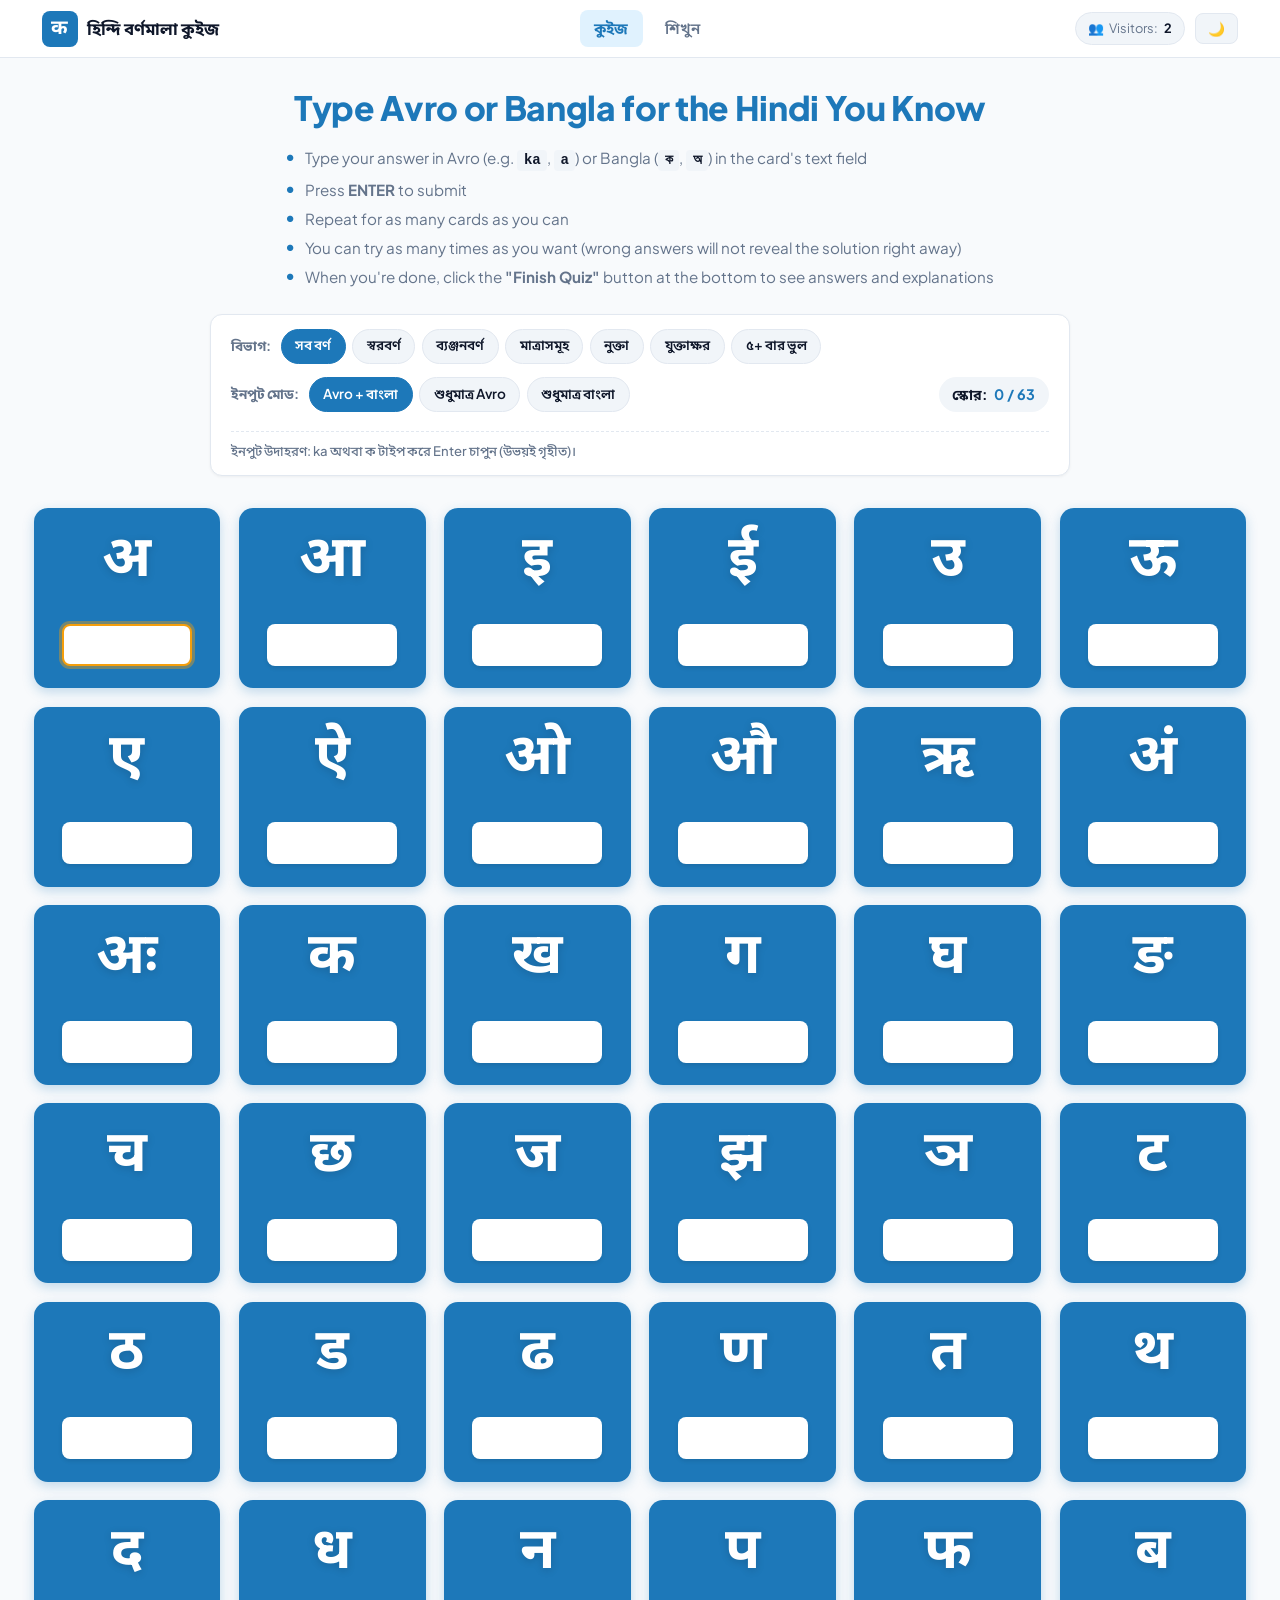
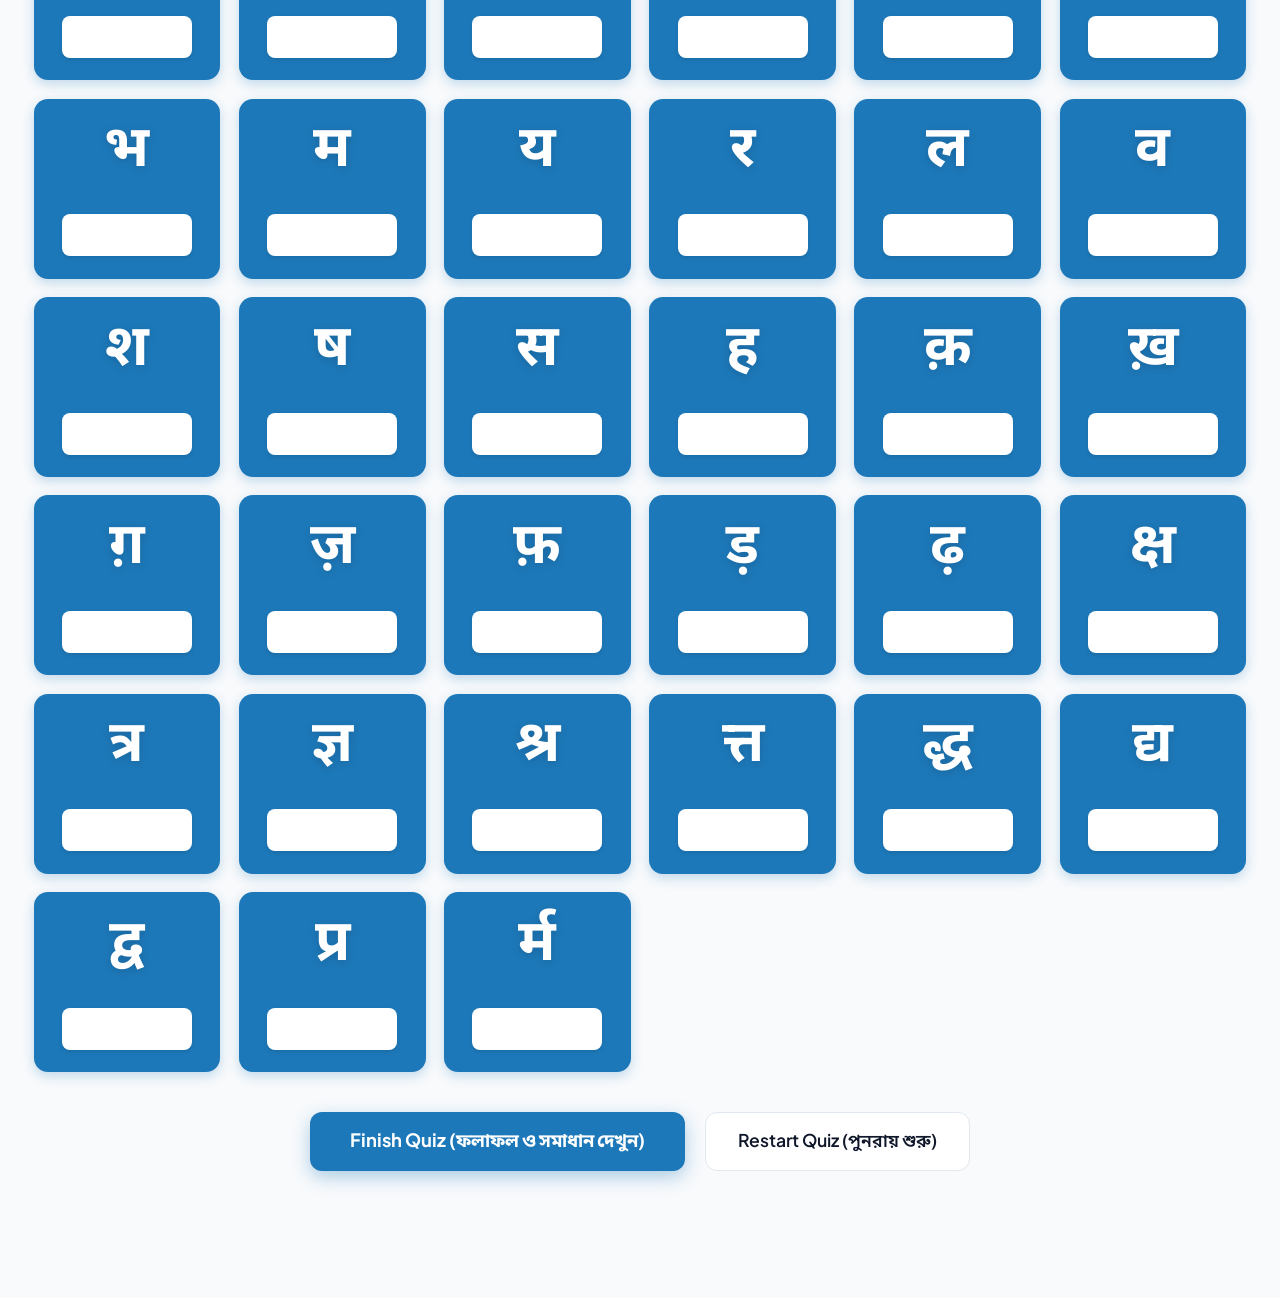
<file: index.html>
<!DOCTYPE html>
<html lang="bn">
<head>
  <meta charset="UTF-8">
  <meta name="viewport" content="width=device-width, initial-scale=1.0">
  <title>হিন্দি বর্ণমালা কুইজ | Hindi Alphabet Quiz</title>
  <meta name="description" content="বাংলা ও Avro ইনপুটসহ হিন্দি বর্ণমালা কুইজ ও শেখার প্ল্যাটফর্ম।">
  <meta name="theme-color" content="#1d78b9">
  <link rel="icon" type="image/svg+xml" href="./assets/favicon.svg">
  
  <link rel="stylesheet" href="./css/style.css">
  <link rel="stylesheet" href="./css/quiz.css">
</head>
<body>

  <!-- Header -->
  <header class="site-header">
    <div class="header-container">
      <div class="brand-link" data-nav-target="practice">
        <span class="brand-badge">क</span>
        <span class="brand-title">হিন্দি বর্ণমালা কুইজ</span>
      </div>

      <nav class="main-nav" aria-label="Main Navigation">
        <button class="nav-link active" data-nav-target="practice">
          কুইজ
        </button>
        <button class="nav-link" data-nav-target="learn">
          শিখুন
        </button>
      </nav>

      <div class="header-actions">
        <div class="visitor-badge" id="visitorCountBadge" title="Unique Visitors">
          <span class="visitor-label">Visitors:</span>
          <span class="visitor-num">...</span>
        </div>
        <button class="theme-toggle-btn" id="themeToggleBtn" aria-label="Toggle Theme">
          থিম
        </button>
      </div>
    </div>
  </header>

  <!-- Main Container -->
  <main class="app-container">

    <!-- ====================================================================
         SECTION 1: PRACTICE / QUIZ (FULL SCREEN GRID)
         ==================================================================== -->
    <section id="view-practice" class="view-section">
      
      <div class="tofugu-intro-box">
        <h1 class="tofugu-title">Type Avro or Bangla for the Hindi You Know</h1>
        <ul class="tofugu-instructions">
          <li>Type your answer in Avro (e.g. <code>ka</code>, <code>a</code>) or Bangla (<code>ক</code>, <code>অ</code>) in the card's text field</li>
          <li>Press <strong>ENTER</strong> to submit</li>
          <li>Repeat for as many cards as you can</li>
          <li>You can try as many times as you want (wrong answers will not reveal the solution right away)</li>
          <li>When you're done, click the <strong>"Finish Quiz"</strong> button at the bottom to see answers and explanations</li>
        </ul>

        <!-- Control Bar -->
        <div class="quiz-controls-bar">
          <div class="filter-group">
            <span class="ctrl-label">বিভাগ:</span>
            <button class="quiz-filter-tab active" data-cat="all">সব বর্ণ</button>
            <button class="quiz-filter-tab" data-cat="vowels">স্বরবর্ণ</button>
            <button class="quiz-filter-tab" data-cat="consonants">ব্যঞ্জনবর্ণ</button>
            <button class="quiz-filter-tab" data-cat="matras">মাত্রাসমূহ</button>
            <button class="quiz-filter-tab" data-cat="nukta">নুক্তা</button>
            <button class="quiz-filter-tab" data-cat="conjuncts">যুক্তাক্ষর</button>
            <button class="quiz-filter-tab" data-cat="weak">৫+ বার ভুল</button>
          </div>

          <div class="mode-toggle-group">
            <span class="ctrl-label">ইনপুট মোড:</span>
            <button class="mode-toggle-btn active" data-mode="both">Avro + বাংলা</button>
            <button class="mode-toggle-btn" data-mode="avro">শুধুমাত্র Avro</button>
            <button class="mode-toggle-btn" data-mode="bangla">শুধুমাত্র বাংলা</button>
          </div>

          <div class="score-tracker-pill">
            <span class="tracker-label">স্কোর:</span>
            <span class="tracker-val" id="quizScoreTracker">0 / 0</span>
          </div>

          <!-- Mode Hint Text directly under input mode -->
          <div class="mode-hint-bar">
            <span class="mode-hint-text" id="modeHintText">ইনপুট উদাহরণ: ka অথবা ক টাইপ করে Enter চাপুন (উভয়ই গৃহীত)।</span>
          </div>
        </div>
      </div>

      <!-- Full-Screen Responsive Grid -->
      <div class="kana-quiz-grid" id="kanaQuizGrid"></div>

      <!-- Bottom Action Bar -->
      <div class="quiz-bottom-actions">
        <button class="btn-finish-quiz" id="btnFinishQuiz">Finish Quiz (ফলাফল ও সমাধান দেখুন)</button>
        <button class="btn-restart-quiz" id="btnRestartQuiz">Restart Quiz (পুনরায় শুরু)</button>
      </div>

      <!-- Results & Explanation Modal (Only after Finish Quiz) -->
      <div class="results-modal-backdrop hidden" id="quizResultsModal">
        <div class="results-modal-card">
          <h2>কুইজ সম্পন্ন হয়েছে</h2>
          <div class="modal-score-row">
            <div class="score-stat">
              <span class="stat-num" id="modalScoreText">0 / 0</span>
              <span class="stat-sub">সঠিক উত্তর</span>
            </div>
            <div class="score-stat">
              <span class="stat-num" id="modalPercentageText">0%</span>
              <span class="stat-sub">নির্ভুলতা</span>
            </div>
          </div>

          <p class="modal-desc">
            বোর্ডের ওপর প্রতিটি বর্ণের সঠিক উত্তর (বাংলা ও Avro) প্রদর্শন করা হয়েছে।
          </p>

          <div class="modal-weak-section" id="modalWeakList"></div>

          <div class="modal-actions-row">
            <button class="btn-modal-primary" id="btnReviewBoard">বোর্ড পর্যালোচনা করুন</button>
            <button class="btn-modal-secondary" id="btnRestartQuizModal" onclick="window.App.navigate('practice'); window.location.reload();">আবার চেষ্টা করুন</button>
            <button class="btn-modal-weak hidden" id="btnPracticeOnlyWeak">শুধুমাত্র ৫+ বার ভুল হওয়া বর্ণ অনুশীলন</button>
          </div>
        </div>
      </div>

    </section>

    <!-- ====================================================================
         SECTION 2: LEARN (REFERENCE SECTION)
         ==================================================================== -->
    <section id="view-learn" class="view-section hidden">
      <div class="learn-header-simple">
        <h2>হিন্দি বর্ণমালা রেফারেন্স গাইড</h2>
        <p>যেকোনো বর্ণের সঠিক রূপ, বাংলা সমতুল্য, Avro উচ্চারণ ও অডিও দেখতে এখানে ক্লিক করুন।</p>
      </div>

      <div class="learn-subnav">
        <button class="learn-nav-tab active" data-category="vowels">স্বরবর্ণ</button>
        <button class="learn-nav-tab" data-category="consonants">ব্যঞ্জনবর্ণ</button>
        <button class="learn-nav-tab" data-category="matras">মাত্রাসমূহ</button>
        <button class="learn-nav-tab" data-category="nukta">নুক্তা বর্ণ</button>
        <button class="learn-nav-tab" data-category="conjuncts">যুক্তাক্ষর</button>
        <button class="learn-nav-tab" data-category="words">শব্দপাঠ</button>
      </div>

      <div id="learnCardViewer">
        <div class="character-pill-grid" id="characterPillGrid"></div>
        <div class="learn-card" id="activeLearnCard"></div>
      </div>

      <div id="learnMatraViewer" class="hidden">
        <div class="matra-consonant-selector">
          <span class="selector-label">ব্যঞ্জনবর্ণ নির্বাচন করুন:</span>
          <button class="matra-consonant-btn active" data-char="क">क</button>
          <button class="matra-consonant-btn" data-char="म">म</button>
          <button class="matra-consonant-btn" data-char="स">स</button>
          <button class="matra-consonant-btn" data-char="प">प</button>
          <button class="matra-consonant-btn" data-char="र">र</button>
        </div>
        <div id="matraMatrixContainer"></div>
      </div>

      <div id="learnWordsViewer" class="hidden">
        <div id="wordsListContainer"></div>
      </div>
    </section>

  </main>

  <script type="module" src="./js/app.js"></script>
</body>
</html>
</file>
<file: css/style.css>
/* ==========================================================================
   HINDI ALPHABET LEARNING PLATFORM
   Minimal Core Styles (No emojis, no footer, no promo clutter)
   ========================================================================== */

@import url('https://fonts.googleapis.com/css2?family=Hind+Siliguri:wght@400;500;600;700&family=Noto+Sans+Bengali:wght@400;500;600;700&family=Noto+Sans+Devanagari:wght@400;500;600;700;800&family=Plus+Jakarta+Sans:wght@400;500;600;700;800&display=swap');

:root {
  --bg-primary: #f8fafc;
  --bg-surface: #ffffff;
  --bg-elevated: #f1f5f9;
  --border-subtle: #e2e8f0;
  --border-strong: #cbd5e1;
  
  --text-main: #0f172a;
  --text-muted: #64748b;
  
  --primary: #1d78b9;
  --primary-light: #e0f2fe;
  
  --success: #27ae60;
  --danger: #ef4444;
  --danger-bg: #fef2f2;
  
  --radius-sm: 8px;
  --radius-md: 12px;
  --radius-lg: 16px;
  --radius-full: 9999px;

  --shadow-sm: 0 1px 3px rgba(0, 0, 0, 0.05);
  --shadow-md: 0 4px 12px rgba(15, 23, 42, 0.08);
  --shadow-lg: 0 16px 32px rgba(15, 23, 42, 0.14);

  --font-devanagari: 'Noto Sans Devanagari', sans-serif;
  --font-bengali: 'Noto Sans Bengali', 'Hind Siliguri', sans-serif;
  --font-sans: 'Plus Jakarta Sans', -apple-system, BlinkMacSystemFont, sans-serif;
}

html.dark {
  --bg-primary: #090d16;
  --bg-surface: #111827;
  --bg-elevated: #1e293b;
  --border-subtle: rgba(255, 255, 255, 0.08);
  --border-strong: rgba(255, 255, 255, 0.16);

  --text-main: #f8fafc;
  --text-muted: #94a3b8;

  --primary: #38bdf8;
  --primary-light: rgba(56, 189, 248, 0.15);

  --danger-bg: rgba(239, 68, 68, 0.15);
}

*, *::before, *::after {
  box-sizing: border-box;
  margin: 0;
  padding: 0;
}

body {
  font-family: var(--font-sans), var(--font-bengali);
  background-color: var(--bg-primary);
  color: var(--text-main);
  min-height: 100vh;
  display: flex;
  flex-direction: column;
  line-height: 1.5;
  transition: background-color 0.2s, color 0.2s;
  -webkit-font-smoothing: antialiased;
}

.hidden {
  display: none !important;
}

/* Header */
.site-header {
  position: sticky;
  top: 0;
  z-index: 100;
  background: var(--bg-surface);
  border-bottom: 1px solid var(--border-subtle);
}

.header-container {
  max-width: 1440px;
  width: 96%;
  margin: 0 auto;
  padding: 0.65rem 1rem;
  display: flex;
  align-items: center;
  justify-content: space-between;
  gap: 1rem;
}

.brand-link {
  display: flex;
  align-items: center;
  gap: 0.6rem;
  cursor: pointer;
  text-decoration: none;
  color: inherit;
}

.brand-badge {
  display: inline-flex;
  align-items: center;
  justify-content: center;
  width: 36px;
  height: 36px;
  border-radius: var(--radius-sm);
  background: #1d78b9;
  color: #ffffff;
  font-size: 1.25rem;
  font-weight: 700;
  font-family: var(--font-devanagari);
}

.brand-title {
  font-size: 1.05rem;
  font-weight: 700;
}

.main-nav {
  display: flex;
  gap: 0.5rem;
}

.nav-link {
  background: transparent;
  border: none;
  font-family: inherit;
  font-size: 0.95rem;
  font-weight: 600;
  color: var(--text-muted);
  padding: 0.45rem 0.9rem;
  border-radius: var(--radius-sm);
  cursor: pointer;
  display: inline-flex;
  align-items: center;
  gap: 0.35rem;
  transition: all 0.15s;
}

.nav-link:hover {
  color: var(--text-main);
  background: var(--bg-elevated);
}

.nav-link.active {
  color: #1d78b9;
  background: var(--primary-light);
  font-weight: 700;
}

html.dark .nav-link.active {
  color: #38bdf8;
}

.header-actions {
  display: flex;
  align-items: center;
  gap: 0.65rem;
}

.visitor-badge {
  display: inline-flex;
  align-items: center;
  gap: 0.35rem;
  background: var(--bg-elevated);
  border: 1px solid var(--border-subtle);
  padding: 0.35rem 0.75rem;
  border-radius: var(--radius-full);
  font-size: 0.8rem;
  color: var(--text-muted);
}

.visitor-num {
  font-weight: 700;
  color: var(--text-main);
}

.theme-toggle-btn {
  background: var(--bg-elevated);
  border: 1px solid var(--border-subtle);
  color: var(--text-main);
  font-family: inherit;
  font-size: 0.85rem;
  font-weight: 600;
  padding: 0.35rem 0.75rem;
  border-radius: var(--radius-sm);
  cursor: pointer;
}

/* App Container Fills Screen */
.app-container {
  max-width: 1440px;
  width: 96%;
  margin: 0 auto;
  padding: 1.5rem 0.5rem 4rem;
  flex: 1;
}

/* Learn Section */
.learn-header-simple {
  text-align: center;
  margin-bottom: 1.75rem;
}

.learn-header-simple h2 {
  font-size: 1.8rem;
  margin-bottom: 0.4rem;
}

.learn-header-simple p {
  color: var(--text-muted);
  font-size: 0.95rem;
}

.learn-subnav {
  display: flex;
  gap: 0.5rem;
  overflow-x: auto;
  padding-bottom: 0.75rem;
  margin-bottom: 1.5rem;
  justify-content: center;
}

.learn-nav-tab {
  background: var(--bg-surface);
  border: 1px solid var(--border-subtle);
  color: var(--text-muted);
  font-family: inherit;
  font-size: 0.9rem;
  font-weight: 600;
  padding: 0.5rem 1rem;
  border-radius: var(--radius-full);
  cursor: pointer;
  white-space: nowrap;
}

.learn-nav-tab.active {
  background: #1d78b9;
  color: #ffffff;
  border-color: #1d78b9;
}

.character-pill-grid {
  display: flex;
  flex-wrap: wrap;
  gap: 0.45rem;
  margin-bottom: 1.75rem;
  justify-content: center;
}

.char-pill {
  background: var(--bg-surface);
  border: 1px solid var(--border-subtle);
  border-radius: var(--radius-sm);
  padding: 0.4rem 0.65rem;
  cursor: pointer;
  display: flex;
  flex-direction: column;
  align-items: center;
  min-width: 44px;
}

.char-pill.active {
  background: var(--primary-light);
  border-color: #1d78b9;
}

.pill-dev {
  font-size: 1.2rem;
  font-family: var(--font-devanagari);
  font-weight: 700;
  color: var(--text-main);
}

.pill-ben {
  font-size: 0.72rem;
  color: var(--text-muted);
}

.learn-card {
  background: var(--bg-surface);
  border: 1px solid var(--border-subtle);
  border-radius: var(--radius-lg);
  padding: 2.25rem 2rem;
  max-width: 650px;
  margin: 0 auto;
  box-shadow: var(--shadow-md);
}

.card-header-meta {
  display: flex;
  justify-content: space-between;
  margin-bottom: 1.25rem;
}

.badge-group {
  background: var(--bg-elevated);
  padding: 0.25rem 0.75rem;
  border-radius: var(--radius-full);
  font-size: 0.8rem;
  font-weight: 600;
  color: #1d78b9;
}

.devanagari-hero-box {
  text-align: center;
  padding: 1rem 0 1.5rem;
  border-bottom: 1px solid var(--border-subtle);
  margin-bottom: 1.5rem;
}

.hero-character-wrapper {
  position: relative;
  display: inline-flex;
  align-items: center;
  justify-content: center;
  margin-bottom: 0.75rem;
}

.devanagari-hero {
  font-size: 5.5rem;
  font-family: var(--font-devanagari);
  font-weight: 700;
  color: #1d78b9;
  line-height: 1;
}

html.dark .devanagari-hero {
  color: #38bdf8;
}

.btn-audio-hero {
  position: absolute;
  top: 0;
  right: -55px;
  padding: 0.35rem 0.65rem;
  border-radius: var(--radius-sm);
  background: var(--bg-elevated);
  border: 1px solid var(--border-subtle);
  cursor: pointer;
  font-family: inherit;
  font-size: 0.8rem;
  font-weight: 600;
  color: #1d78b9;
}

.character-bridges {
  display: flex;
  align-items: center;
  justify-content: center;
  gap: 1.5rem;
}

.bridge-item {
  display: flex;
  flex-direction: column;
  align-items: center;
}

.bridge-label {
  font-size: 0.75rem;
  color: var(--text-muted);
}

.bridge-value {
  font-size: 1.5rem;
  font-weight: 700;
}

.bridge-value.avro-text {
  font-family: var(--font-sans);
  color: #1d78b9;
}

.bridge-tip-box {
  background: var(--bg-elevated);
  border-left: 4px solid #1d78b9;
  padding: 1rem;
  border-radius: 0 var(--radius-sm) var(--radius-sm) 0;
  margin-bottom: 1.5rem;
}

/* Hindi shobde proyog formatting: फ़िल्म (ফিল্ম) — সিনেমা */
.card-example-section {
  background: var(--bg-surface);
  border: 1px solid var(--border-subtle);
  border-radius: var(--radius-md);
  padding: 1rem 1.25rem;
  margin-bottom: 1.5rem;
}

.example-header {
  display: flex;
  justify-content: space-between;
  align-items: center;
  margin-bottom: 0.65rem;
  font-size: 0.8rem;
  color: var(--text-muted);
  font-weight: 600;
}

.btn-audio-small {
  background: var(--bg-elevated);
  border: 1px solid var(--border-subtle);
  border-radius: 4px;
  padding: 0.25rem 0.65rem;
  font-family: inherit;
  font-size: 0.78rem;
  font-weight: 600;
  cursor: pointer;
  color: #1d78b9;
}

.example-card {
  display: flex;
  align-items: baseline;
  flex-wrap: wrap;
  gap: 0.5rem;
}

.ex-hindi-word {
  font-family: var(--font-devanagari);
  font-size: 1.5rem;
  font-weight: 700;
  color: var(--text-main);
}

.ex-phonetic-word {
  font-family: var(--font-bengali);
  font-size: 1.15rem;
  font-weight: 700;
  color: #1d78b9;
}

.ex-meaning-text {
  font-size: 0.95rem;
  color: var(--text-muted);
}

.card-navigation-bar {
  display: flex;
  justify-content: space-between;
  gap: 0.5rem;
  border-top: 1px solid var(--border-subtle);
  padding-top: 1rem;
}

.btn-nav,
.btn-quick-quiz {
  background: var(--bg-elevated);
  border: 1px solid var(--border-subtle);
  padding: 0.6rem 1rem;
  border-radius: var(--radius-sm);
  font-family: inherit;
  font-size: 0.9rem;
  font-weight: 600;
  cursor: pointer;
}

.btn-quick-quiz {
  background: #1d78b9;
  color: #ffffff;
  border: none;
}

/* Matra Section */
.matra-consonant-selector {
  display: flex;
  align-items: center;
  gap: 0.5rem;
  margin-bottom: 1.5rem;
  justify-content: center;
}

.matra-consonant-btn {
  background: var(--bg-surface);
  border: 1px solid var(--border-subtle);
  font-family: var(--font-devanagari);
  font-size: 1.25rem;
  font-weight: 700;
  width: 42px;
  height: 42px;
  border-radius: var(--radius-sm);
  cursor: pointer;
}

.matra-consonant-btn.active {
  background: #1d78b9;
  color: #ffffff;
  border-color: #1d78b9;
}

.matra-grid {
  display: grid;
  grid-template-columns: repeat(auto-fill, minmax(280px, 1fr));
  gap: 1rem;
}

.matra-card {
  background: var(--bg-surface);
  border: 1px solid var(--border-subtle);
  border-radius: var(--radius-md);
  padding: 1.25rem;
  cursor: pointer;
}

.matra-symbols {
  display: flex;
  align-items: center;
  gap: 0.5rem;
  margin-bottom: 0.5rem;
}

.matra-sign {
  font-size: 2rem;
  font-family: var(--font-devanagari);
  font-weight: 700;
  color: #1d78b9;
}

.matra-bengali-kar {
  font-size: 2rem;
  font-family: var(--font-bengali);
  font-weight: 700;
}

.matra-combined {
  display: flex;
  gap: 1rem;
  align-items: baseline;
  font-size: 1.5rem;
  font-weight: 700;
  margin-bottom: 0.5rem;
}

.special-ra-box {
  background: var(--bg-surface);
  border: 1.5px solid #1d78b9;
  border-radius: var(--radius-md);
  padding: 1.25rem;
  margin-top: 1.5rem;
}

.special-ra-examples {
  display: grid;
  grid-template-columns: 1fr 1fr;
  gap: 1rem;
  margin-top: 0.75rem;
}

.ra-ex-item {
  background: var(--bg-elevated);
  padding: 0.75rem;
  border-radius: var(--radius-sm);
  display: flex;
  flex-direction: column;
}

/* Words Grid */
.words-grid {
  display: grid;
  grid-template-columns: repeat(auto-fill, minmax(240px, 1fr));
  gap: 1rem;
}

.word-card {
  background: var(--bg-surface);
  border: 1px solid var(--border-subtle);
  border-radius: var(--radius-md);
  padding: 1.25rem;
  cursor: pointer;
}

.word-hindi {
  font-family: var(--font-devanagari);
  font-size: 1.8rem;
  font-weight: 700;
}

.word-phonetic {
  font-family: var(--font-bengali);
  font-size: 1.15rem;
  font-weight: 700;
  color: #1d78b9;
  margin-left: 0.35rem;
}

.word-breakdown {
  background: var(--bg-elevated);
  padding: 0.35rem 0.5rem;
  border-radius: var(--radius-sm);
  margin: 0.5rem 0;
  font-size: 0.9rem;
}

.word-details {
  font-size: 0.9rem;
  color: var(--text-muted);
}
</file>
<file: css/quiz.css>
/* ==========================================================================
   TOFUGU-STYLE KANA QUIZ LAYOUT FOR HINDI ALPHABET
   Full-screen responsive card grid with Avro/Bangla inputs
   No emojis, clean minimalist typography
   ========================================================================== */

/* Intro Box & Instructions */
.tofugu-intro-box {
  max-width: 860px;
  margin: 0 auto 1.5rem;
  text-align: center;
}

.tofugu-title {
  font-size: 2.1rem;
  font-weight: 800;
  color: #1d78b9;
  letter-spacing: -0.01em;
  margin-bottom: 0.85rem;
}

html.dark .tofugu-title {
  color: #38bdf8;
}

.tofugu-instructions {
  list-style: none;
  display: inline-block;
  text-align: left;
  margin: 0 auto 1.25rem;
  padding: 0;
  color: var(--text-muted);
  font-size: 0.95rem;
  line-height: 1.55;
}

.tofugu-instructions li {
  position: relative;
  padding-left: 1.25rem;
  margin-bottom: 0.35rem;
}

.tofugu-instructions li::before {
  content: "•";
  position: absolute;
  left: 0;
  top: 0;
  color: #1d78b9;
  font-size: 1.2rem;
  line-height: 1;
}

html.dark .tofugu-instructions li::before {
  color: #38bdf8;
}

.tofugu-instructions code {
  background: var(--bg-elevated);
  padding: 0.15rem 0.4rem;
  border-radius: 4px;
  font-size: 0.88rem;
  color: var(--text-main);
  font-weight: 600;
}

/* Controls Bar: Category & Mode Toggles */
.quiz-controls-bar {
  display: flex;
  align-items: center;
  justify-content: space-between;
  flex-wrap: wrap;
  gap: 0.85rem;
  background: var(--bg-surface);
  border: 1px solid var(--border-subtle);
  border-radius: var(--radius-md);
  padding: 0.85rem 1.25rem;
  margin-bottom: 2rem;
  box-shadow: var(--shadow-sm);
}

.filter-group,
.mode-toggle-group {
  display: flex;
  align-items: center;
  gap: 0.4rem;
  flex-wrap: wrap;
}

.ctrl-label {
  font-size: 0.85rem;
  font-weight: 700;
  color: var(--text-muted);
  margin-right: 0.2rem;
}

.quiz-filter-tab,
.mode-toggle-btn {
  background: var(--bg-elevated);
  border: 1px solid var(--border-subtle);
  color: var(--text-main);
  font-family: inherit;
  font-size: 0.85rem;
  font-weight: 600;
  padding: 0.4rem 0.85rem;
  border-radius: var(--radius-full);
  cursor: pointer;
  transition: all 0.15s ease;
}

.quiz-filter-tab:hover,
.mode-toggle-btn:hover {
  border-color: #1d78b9;
}

.quiz-filter-tab.active,
.mode-toggle-btn.active {
  background: #1d78b9;
  color: #ffffff;
  border-color: #1d78b9;
}

.score-tracker-pill {
  display: inline-flex;
  align-items: center;
  gap: 0.45rem;
  background: var(--bg-elevated);
  padding: 0.4rem 0.85rem;
  border-radius: var(--radius-full);
  font-weight: 700;
  font-size: 0.9rem;
}

.tracker-val {
  color: #1d78b9;
}

html.dark .tracker-val {
  color: #38bdf8;
}

/* Mode Hint Text placed right below mode toggle */
.mode-hint-bar {
  width: 100%;
  text-align: left;
  padding-top: 0.35rem;
  border-top: 1px dashed var(--border-subtle);
  margin-top: 0.35rem;
}

.mode-hint-text {
  font-size: 0.82rem;
  color: var(--text-muted);
  font-weight: 500;
}

/* ==========================================================================
   Full-Screen Responsive Grid (Like Tofugu Kana Quiz)
   8 Columns on Wide Desktop
   ========================================================================== */
.kana-quiz-grid {
  display: grid;
  grid-template-columns: repeat(8, 1fr);
  gap: 1.15rem;
  width: 100%;
  margin: 0 auto 2.5rem;
}

/* The Solid Blue Tofugu Card */
.kana-card {
  background: #1d78b9;
  border-radius: 14px;
  padding: 1.6rem 0.85rem 1.4rem;
  display: flex;
  flex-direction: column;
  align-items: center;
  justify-content: space-between;
  box-shadow: 0 4px 12px rgba(29, 120, 185, 0.25);
  transition: transform 0.18s ease, background-color 0.25s ease, box-shadow 0.18s ease;
  min-height: 180px;
  position: relative;
}

.kana-card:hover {
  transform: translateY(-3px);
  box-shadow: 0 8px 20px rgba(29, 120, 185, 0.35);
}

.kana-glyph {
  font-family: var(--font-devanagari);
  font-size: 3.6rem;
  font-weight: 700;
  color: #ffffff;
  line-height: 1;
  margin-bottom: 0.75rem;
  user-select: none;
  text-shadow: 0 2px 8px rgba(0, 0, 0, 0.15);
}

/* Completely clean text input inside card with NO placeholder */
.card-input {
  width: 100%;
  max-width: 130px;
  height: 42px;
  border-radius: 8px;
  border: 2px solid transparent;
  background: #ffffff;
  color: #0f172a;
  font-family: var(--font-sans), var(--font-bengali);
  font-size: 1.15rem;
  font-weight: 700;
  text-align: center;
  outline: none;
  transition: all 0.15s ease;
  box-shadow: 0 2px 4px rgba(0, 0, 0, 0.1);
}

.card-input:focus {
  border-color: #f59e0b;
  box-shadow: 0 0 0 3px rgba(245, 158, 11, 0.4);
}

/* Card State: Correct */
.kana-card.correct {
  background: #27ae60 !important;
  box-shadow: 0 4px 14px rgba(39, 174, 96, 0.35);
}

.card-input.solved-input {
  background: rgba(255, 255, 255, 0.9);
  color: #27ae60;
  font-weight: 800;
  cursor: default;
}

/* Card State: Incorrect Shake (DOES NOT reveal right answer!) */
.kana-card.incorrect-shake {
  animation: shake-card 0.4s ease;
  border: 2px solid #ef4444;
}

/* Card State: Unsolved (Revealed after Finish Quiz) */
.kana-card.unsolved {
  background: #e74c3c !important;
}

.card-solution {
  background: #ffffff;
  color: #0f172a;
  border-radius: 8px;
  padding: 0.4rem 0.6rem;
  width: 100%;
  max-width: 130px;
  text-align: center;
  font-size: 0.95rem;
  font-weight: 700;
  margin-top: 0.6rem;
  box-shadow: 0 2px 6px rgba(0, 0, 0, 0.15);
  animation: fade-in 0.3s ease;
}

.sol-bangla {
  color: #e74c3c;
  margin-right: 0.35rem;
}

.sol-avro {
  color: #475569;
  font-family: var(--font-sans);
}

/* Bottom Action Buttons */
.quiz-bottom-actions {
  display: flex;
  justify-content: center;
  gap: 1.25rem;
  margin: 2.5rem 0 4rem;
}

.btn-finish-quiz {
  background: #1d78b9;
  color: #ffffff;
  border: none;
  font-family: inherit;
  font-size: 1.15rem;
  font-weight: 700;
  padding: 1rem 2.5rem;
  border-radius: var(--radius-md);
  cursor: pointer;
  box-shadow: 0 6px 18px rgba(29, 120, 185, 0.35);
  transition: all 0.2s ease;
}

.btn-finish-quiz:hover {
  background: #166094;
  transform: translateY(-2px);
}

.btn-restart-quiz {
  background: var(--bg-surface);
  border: 1.5px solid var(--border-subtle);
  color: var(--text-main);
  font-family: inherit;
  font-size: 1.1rem;
  font-weight: 600;
  padding: 1rem 2rem;
  border-radius: var(--radius-md);
  cursor: pointer;
  transition: all 0.15s ease;
}

.btn-restart-quiz:hover {
  background: var(--bg-elevated);
}

/* Results Modal Backdrop */
.results-modal-backdrop {
  position: fixed;
  top: 0;
  left: 0;
  right: 0;
  bottom: 0;
  background: rgba(15, 23, 42, 0.7);
  backdrop-filter: blur(8px);
  -webkit-backdrop-filter: blur(8px);
  z-index: 1000;
  display: flex;
  align-items: center;
  justify-content: center;
  padding: 1.5rem;
}

.results-modal-card {
  background: var(--bg-surface);
  border: 1px solid var(--border-subtle);
  border-radius: var(--radius-lg);
  padding: 2.5rem 2rem;
  max-width: 580px;
  width: 100%;
  text-align: center;
  box-shadow: var(--shadow-lg);
  animation: scale-up 0.25s ease;
}

.results-modal-card h2 {
  font-size: 1.9rem;
  margin-bottom: 1.25rem;
  color: var(--text-main);
}

.modal-score-row {
  display: grid;
  grid-template-columns: 1fr 1fr;
  gap: 1rem;
  background: var(--bg-elevated);
  padding: 1.25rem;
  border-radius: var(--radius-md);
  margin-bottom: 1.5rem;
}

.score-stat {
  display: flex;
  flex-direction: column;
}

.stat-num {
  font-size: 2.2rem;
  font-weight: 800;
  color: #1d78b9;
}

html.dark .stat-num {
  color: #38bdf8;
}

.stat-sub {
  font-size: 0.85rem;
  color: var(--text-muted);
}

.modal-desc {
  font-size: 0.95rem;
  color: var(--text-muted);
  margin-bottom: 1.5rem;
}

.modal-weak-section {
  text-align: left;
  margin-bottom: 1.75rem;
}

.weak-list-header {
  font-size: 0.95rem;
  font-weight: 700;
  color: #ef4444;
  margin-bottom: 0.6rem;
}

.weak-badges-row {
  display: flex;
  flex-wrap: wrap;
  gap: 0.5rem;
}

.weak-badge {
  background: var(--danger-bg);
  border: 1px solid #ef4444;
  color: #ef4444;
  padding: 0.35rem 0.75rem;
  border-radius: var(--radius-sm);
  font-size: 0.85rem;
}

.no-weak-notice {
  text-align: center;
  color: #27ae60;
  font-size: 0.92rem;
  font-weight: 600;
}

.modal-actions-row {
  display: flex;
  justify-content: center;
  gap: 0.85rem;
  flex-wrap: wrap;
}

.btn-modal-primary {
  background: #1d78b9;
  color: #ffffff;
  border: none;
  font-family: inherit;
  font-size: 0.95rem;
  font-weight: 700;
  padding: 0.75rem 1.4rem;
  border-radius: var(--radius-sm);
  cursor: pointer;
}

.btn-modal-secondary {
  background: var(--bg-elevated);
  border: 1px solid var(--border-subtle);
  color: var(--text-main);
  font-family: inherit;
  font-size: 0.95rem;
  font-weight: 600;
  padding: 0.75rem 1.4rem;
  border-radius: var(--radius-sm);
  cursor: pointer;
}

.btn-modal-weak {
  background: #ef4444;
  color: #ffffff;
  border: none;
  font-family: inherit;
  font-size: 0.95rem;
  font-weight: 700;
  padding: 0.75rem 1.4rem;
  border-radius: var(--radius-sm);
  cursor: pointer;
}

/* Animations */
@keyframes shake-card {
  0%, 100% { transform: translateX(0); }
  20%, 60% { transform: translateX(-8px); }
  40%, 80% { transform: translateX(8px); }
}

@keyframes fade-in {
  from { opacity: 0; transform: translateY(4px); }
  to { opacity: 1; transform: translateY(0); }
}

@keyframes scale-up {
  from { opacity: 0; transform: scale(0.95); }
  to { opacity: 1; transform: scale(1); }
}

/* Responsive Grid Breakpoints */
@media (max-width: 1300px) {
  .kana-quiz-grid {
    grid-template-columns: repeat(6, 1fr);
  }
}

@media (max-width: 980px) {
  .kana-quiz-grid {
    grid-template-columns: repeat(4, 1fr);
  }
  .tofugu-title {
    font-size: 1.8rem;
  }
}

@media (max-width: 640px) {
  .kana-quiz-grid {
    grid-template-columns: repeat(2, 1fr);
    gap: 0.75rem;
  }
  .kana-card {
    min-height: 155px;
    padding: 1.25rem 0.5rem 1rem;
  }
  .kana-glyph {
    font-size: 2.8rem;
  }
  .card-input {
    height: 38px;
    font-size: 1rem;
  }
  .quiz-controls-bar {
    flex-direction: column;
    align-items: stretch;
  }
}
</file>
